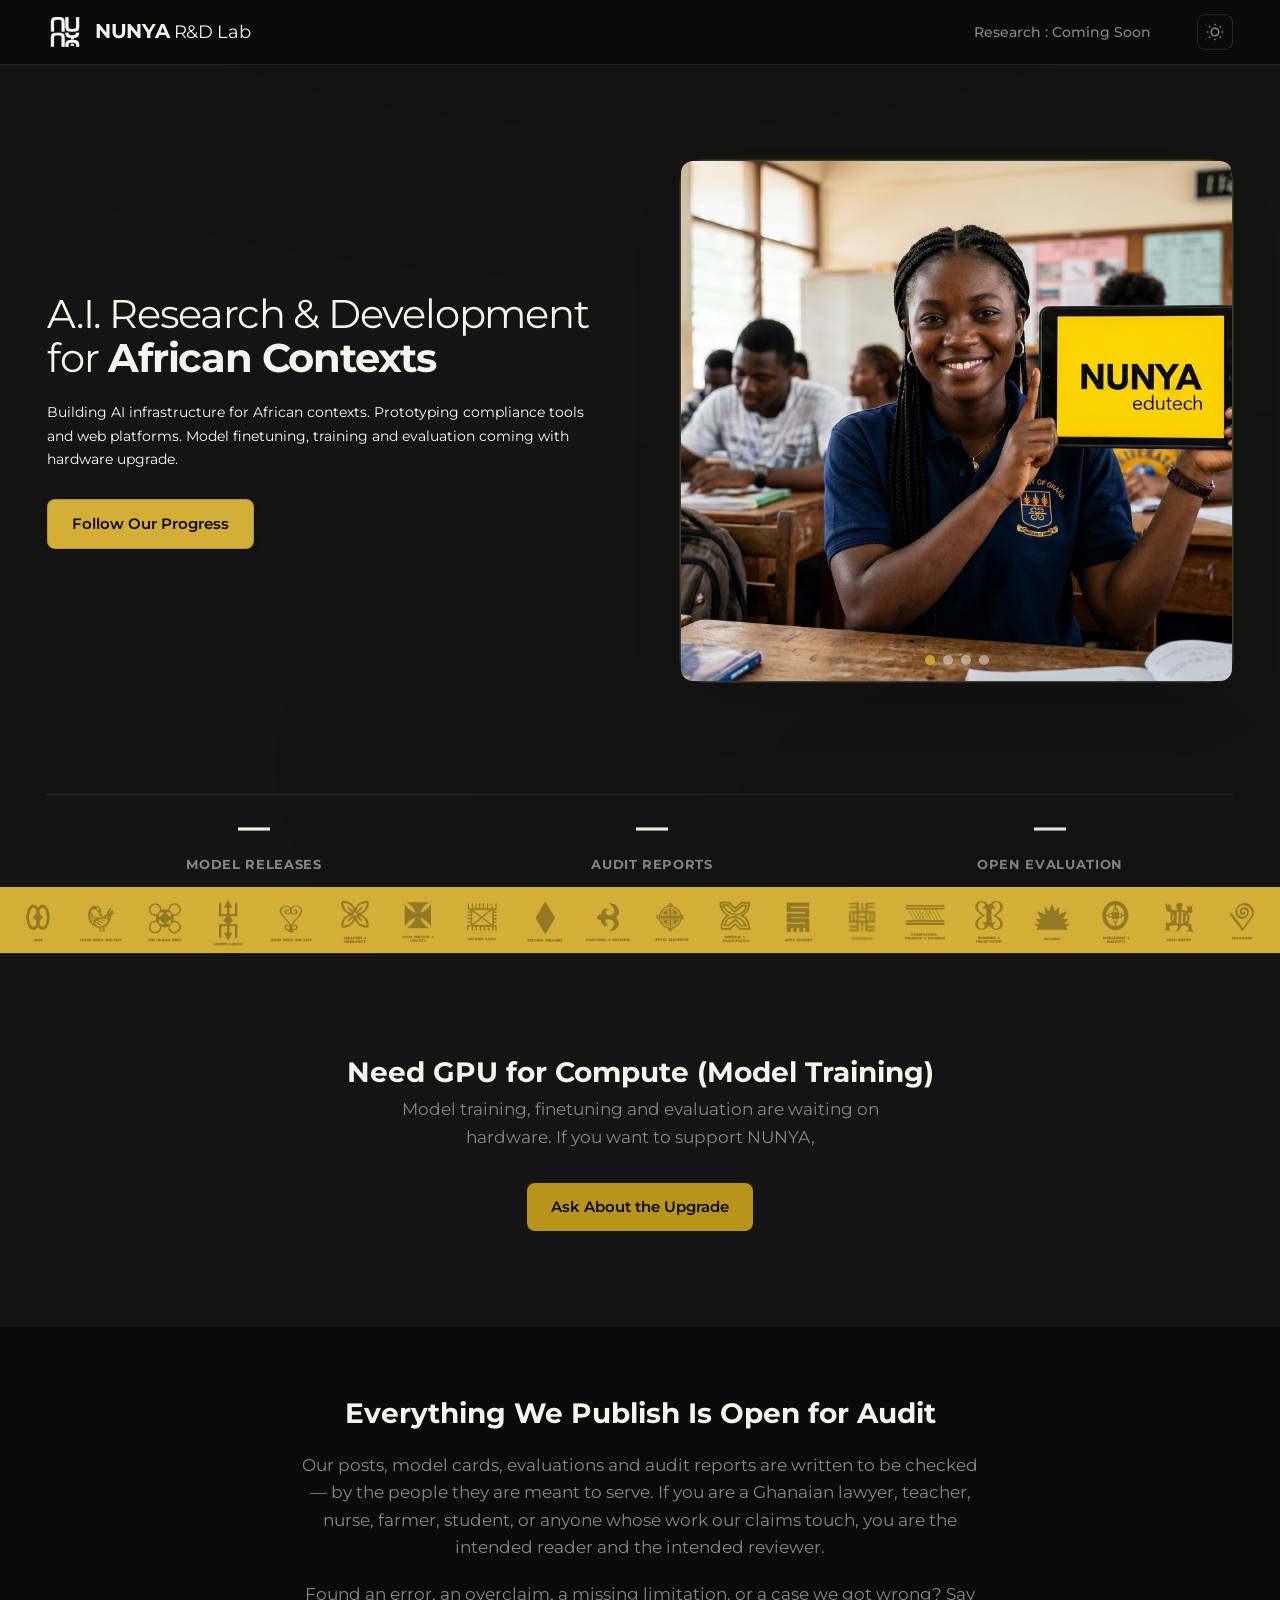
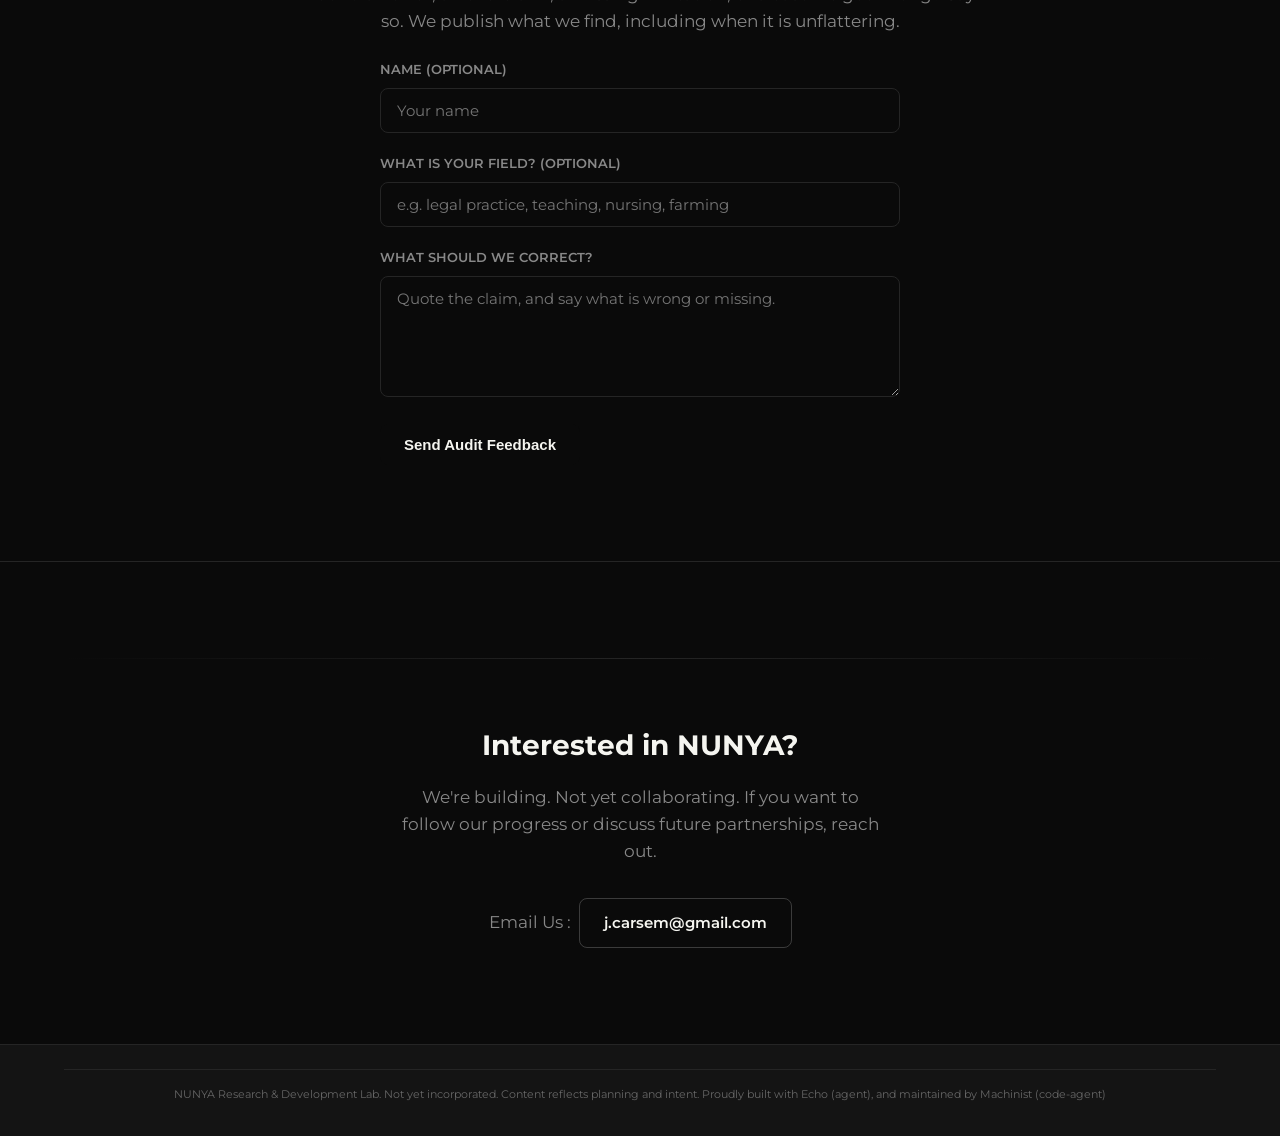
<file: index.html>
<!DOCTYPE html>
<html lang="en" data-theme="dark">
<head>
  <meta charset="UTF-8">
  <meta name="viewport" content="width=device-width, initial-scale=1.0">
  <meta name="description" content="NUNYA R&D Lab - Open-weight AI models trained and evaluated for African contexts. Research lab based in Accra, Ghana.">
  <meta name="keywords" content="AI, machine learning, Africa, Ghana, NLP, open source, research">
  <meta property="og:title" content="NUNYA R&D Lab - AI Research for African Contexts">
  <meta property="og:description" content="Open-weight models trained on African corpora. Full evaluations, audit reports, and limitation disclosures.">
  <meta property="og:type" content="website">
  <meta property="og:url" content="https://nunyalab.ai/">
  <meta property="og:image" content="https://nunyalab.ai/images/og-image.jpg">
  <meta property="og:image:width" content="1200">
  <meta property="og:image:height" content="630">
  <meta property="og:image:alt" content="NUNYA R&amp;D Lab — AI research for African contexts">
  <meta name="twitter:card" content="summary_large_image">
  <meta name="twitter:image" content="https://nunyalab.ai/images/og-image.jpg">

  <title>NUNYA R&D Lab - AI Research for African Contexts</title>
  <link rel="icon" href="favicon.ico" sizes="any">
  <link rel="icon" type="image/png" href="images/nunya-logo-nav.png">
  <link rel="preconnect" href="/">
  <link rel="dns-prefetch" href="/">
  <link rel="stylesheet" href="css/nunya.min.css?v=8">
  <link rel="stylesheet" href="fonts/google-fonts.css" media="print" onload="this.media='all'">
  <noscript><link rel="stylesheet" href="fonts/google-fonts.css"></noscript>
  <link rel="preload" href="images/NUNYA-education.jpg" as="image" fetchpriority="high">
  <link rel="preload" href="fonts/montserrat-400.ttf" as="font" type="font/ttf" crossorigin>
  <link rel="preload" href="fonts/montserrat-700.ttf" as="font" type="font/ttf" crossorigin>

  <script>
    if ('serviceWorker' in navigator) {
      window.addEventListener('load', () => {
        navigator.serviceWorker.register('/js/sw.js');
      });
    }
  </script>
</head>
<body class="homepage">

  <!-- Navigation -->
  <nav class="navbar" id="navbar">
    <div class="container nav-container">
      <a href="index.html" class="logo">
        <img src="images/nunya-logo-nav.png" alt="NUNYA" class="logo-mark" width="36" height="36">
        <span class="logo-text"><span class="logo-bold">NUNYA</span> R&D Lab</span>
      </a>

      <ul class="nav-links" id="navLinks">
        <li><a href="index.html">Research : Coming Soon</a></li>
      </ul>
      
      <button class="nav-toggle" id="navToggle" aria-label="Toggle navigation" aria-expanded="false">
        <span></span>
        <span></span>
        <span></span>
      </button>
      
      <button class="theme-toggle" id="themeToggle" aria-label="Toggle dark mode">
        <svg width="20" height="20" viewBox="0 0 24 24" fill="none" stroke="currentColor" stroke-width="2"><circle cx="12" cy="12" r="5"/><path d="M12 1v2m0 18v2M4.22 4.22l1.42 1.42m12.72 12.72 1.42 1.42M1 12h2m18 0h2M4.22 19.78l1.42-1.42m12.72-12.72 1.42-1.42"/></svg>
      </button>
    </div>
  </nav>


  <!-- Hero -->
  <header class="hero">
    <div class="container hero-container">
      <div class="hero-content" data-animate>
        <h1 style="font-size: clamp(1.75rem, 4vw, 2.5rem); text-align: left;"><span class="hero-title-light">A.I. Research &amp; Development for</span> African Contexts</h1>
        <p class="hero-lead">
          Building AI infrastructure for African contexts.
          Prototyping compliance tools and web platforms.
          Model finetuning, training and evaluation coming with hardware upgrade.
        </p>
        <div class="hero-actions">
          <a href="mailto:j.carsem@gmail.com?subject=Following%20NUNYA%20Progress" class="btn btn-primary">Follow Our Progress</a>
        </div>
      </div>

      <div class="hero-slider" data-animate>
        <div class="slider-container">
          <div class="slider-track">
            <img src="images/NUNYA-education.jpg" alt="Education sector" class="slider-image active" fetchpriority="high">
            <img src="images/NUNYA-legal.jpg" alt="Legal sector" class="slider-image" loading="lazy">
            <img src="images/NUNYA-health.jpg" alt="Health sector" class="slider-image" loading="lazy">
            <img src="images/NUNYA-agriculture.jpg" alt="Agriculture sector" class="slider-image" loading="lazy">
          </div>
          <div class="slider-dots">
            <span class="dot active" data-slide="0"></span>
            <span class="dot" data-slide="1"></span>
            <span class="dot" data-slide="2"></span>
            <span class="dot" data-slide="3"></span>
          </div>
        </div>
      </div>

      <div class="hero-stats" data-animate="stagger" style="margin-top: 2rem;">
        <div class="stat">
          <span class="stat-value">—</span>
          <span class="stat-label"><strong>Model Releases</strong></span>
        </div>
        <div class="stat">
          <span class="stat-value">—</span>
          <span class="stat-label"><strong>Audit Reports</strong></span>
        </div>
        <div class="stat">
          <span class="stat-value">—</span>
          <span class="stat-label"><strong>Open Evaluation</strong></span>
        </div>
      </div>
    </div>
  </header>

  <!-- Adinkra Divider -->
  <div class="adinkra-divider"></div>

  <!-- Adinkra Symbols Row -->
  <div class="adinkra-symbols-row">
    <div class="adinkra-symbol-wrap" data-name="Hope" data-meaning=""><img src="images/adinkra-tiles/transparent/02e556640818be90bdd0f69698ea28ce.png" alt="Adinkra symbol" class="adinkra-symbol"></div>
    <div class="adinkra-symbol-wrap" data-name="Learn From The Past" data-meaning=""><img src="images/adinkra-tiles/transparent/08d77f68d8d04a81ed6b02bf7a736323.png" alt="Adinkra symbol" class="adinkra-symbol"></div>
    <div class="adinkra-symbol-wrap" data-name="The Human Spirit" data-meaning=""><img src="images/adinkra-tiles/transparent/0eb0fa2dc3a0d51fc92db8a982e06a26.png" alt="Adinkra symbol" class="adinkra-symbol"></div>
    <div class="adinkra-symbol-wrap" data-name="Understanding" data-meaning=""><img src="images/adinkra-tiles/transparent/173337959b6749f3d2913f6bb842e774.png" alt="Adinkra symbol" class="adinkra-symbol"></div>
    <div class="adinkra-symbol-wrap" data-name="Learn From The Past" data-meaning=""><img src="images/adinkra-tiles/transparent/228196bd9a3e7af18cd067ae004ca2ff.png" alt="Adinkra symbol" class="adinkra-symbol"></div>
    <div class="adinkra-symbol-wrap" data-name="Greatness & Superiority" data-meaning=""><img src="images/adinkra-tiles/transparent/2f28efc49c7893efccc349afd40527c5.png" alt="Adinkra symbol" class="adinkra-symbol"></div>
    <div class="adinkra-symbol-wrap" data-name="Good Fortune & Sanctity" data-meaning=""><img src="images/adinkra-tiles/transparent/384c15c8d5554be21538bcaccf90c4a6.png" alt="Adinkra symbol" class="adinkra-symbol"></div>
    <div class="adinkra-symbol-wrap" data-name="Crossing Paths" data-meaning=""><img src="images/adinkra-tiles/transparent/3b9c396b166988f1cc3e40f679270e7b.png" alt="Adinkra symbol" class="adinkra-symbol"></div>
    <div class="adinkra-symbol-wrap" data-name="Precious Treasure" data-meaning=""><img src="images/adinkra-tiles/transparent/5a11bafbbb6298bb76fe9a38ad6da58f.png" alt="Adinkra symbol" class="adinkra-symbol"></div>
    <div class="adinkra-symbol-wrap" data-name="Nurturing & Discipline" data-meaning=""><img src="images/adinkra-tiles/transparent/60c42ca91e96b6ed7bdd84b1af7824d1.png" alt="Adinkra symbol" class="adinkra-symbol"></div>
    <div class="adinkra-symbol-wrap" data-name="Royal Leadership" data-meaning=""><img src="images/adinkra-tiles/transparent/8692f54736441d5ff80ec350a71cd7a0.png" alt="Adinkra symbol" class="adinkra-symbol"></div>
    <div class="adinkra-symbol-wrap" data-name="Freedom & Emancipation" data-meaning=""><img src="images/adinkra-tiles/transparent/99aed3b911e72c8f067612004cce0dae.png" alt="Adinkra symbol" class="adinkra-symbol"></div>
    <div class="adinkra-symbol-wrap" data-name="Life's Journey" data-meaning=""><img src="images/adinkra-tiles/transparent/c9d4e876ae2ad44487809190d3a2228c.png" alt="Adinkra symbol" class="adinkra-symbol"></div>
    <div class="adinkra-symbol-wrap" data-name="Knowledge" data-meaning=""><img src="images/adinkra-tiles/transparent/ce280fc5bfa4e34eecd992460984754f.png" alt="Adinkra symbol" class="adinkra-symbol"></div>
    <div class="adinkra-symbol-wrap" data-name="Steadfastness, Prudence & Diligence" data-meaning=""><img src="images/adinkra-tiles/transparent/d4c1b3e8870c07f7de12840b4de792d6.png" alt="Adinkra symbol" class="adinkra-symbol"></div>
    <div class="adinkra-symbol-wrap" data-name="Readiness & Steadfastness" data-meaning=""><img src="images/adinkra-tiles/transparent/e30f05331e17295414a99ad3e8c6a654.png" alt="Adinkra symbol" class="adinkra-symbol"></div>
    <div class="adinkra-symbol-wrap" data-name="Progress" data-meaning=""><img src="images/adinkra-tiles/transparent/e6b28d146c5f97d35348e3c0831453c5.png" alt="Adinkra symbol" class="adinkra-symbol"></div>
    <div class="adinkra-symbol-wrap" data-name="Intelligence & Ingenuity" data-meaning=""><img src="images/adinkra-tiles/transparent/e737886c97f64e79105225de9149a960.png" alt="Adinkra symbol" class="adinkra-symbol"></div>
    <div class="adinkra-symbol-wrap" data-name="Adaptability" data-meaning=""><img src="images/adinkra-tiles/transparent/ed65ba71fb84b3ae27f08d3528e12fe7.png" alt="Adinkra symbol" class="adinkra-symbol"></div>
    <div class="adinkra-symbol-wrap" data-name="Teamwork" data-meaning=""><img src="images/adinkra-tiles/transparent/6b0a0c568151b92b1ab44e3b4ab8114b.png" alt="Adinkra symbol" class="adinkra-symbol"></div>
  </div>

  <!-- Hardware Upgrade -->
  <section class="cta hardware-upgrade" data-animate>
    <div class="container">
      <h2>Need GPU for Compute (Model Training)</h2>
      <p>
        Model training, finetuning and evaluation are waiting on hardware. If you want to support NUNYA,
      </p>
      <div class="cta-actions">
        <a href="mailto:j.carsem@gmail.com?subject=Hardware%20Upgrade%20Inquiry" class="btn btn-primary" style="background: var(--gold-dark); color: var(--black);">Ask About the Upgrade</a>
      </div>
    </div>
  </section>

  <!-- Open for Audit -->
  <section class="cta" id="audit">
    <div class="container">
      <h2 style="font-size: 1.75rem;">Everything We Publish Is Open for Audit</h2>
      <p style="max-width: 62ch; margin: 0 auto 1.25rem;">
        Our posts, model cards, evaluations and audit reports are written to be checked &mdash; by the people
        they are meant to serve. If you are a Ghanaian lawyer, teacher, nurse, farmer, student, or anyone
        whose work our claims touch, you are the intended reader and the intended reviewer.
      </p>
      <p style="max-width: 62ch; margin: 0 auto 1.5rem; color: var(--text-secondary);">
        Found an error, an overclaim, a missing limitation, or a case we got wrong? Say so. We publish what
        we find, including when it is unflattering.
      </p>

      <form id="audit-feedback" class="contact-form" style="max-width: 520px; margin: 0 auto; text-align: left;"
            action="mailto:j.carsem@gmail.com?subject=NUNYA%20Audit%20Feedback" method="post" enctype="text/plain">
        <div class="form-group">
          <label for="af-name">Name <span style="color: var(--text-secondary);">(optional)</span></label>
          <input type="text" id="af-name" name="name" placeholder="Your name">
        </div>
        <div class="form-group">
          <label for="af-context">What is your field? <span style="color: var(--text-secondary);">(optional)</span></label>
          <input type="text" id="af-context" name="context" placeholder="e.g. legal practice, teaching, nursing, farming">
        </div>
        <div class="form-group">
          <label for="af-message">What should we correct?</label>
          <textarea id="af-message" name="message" rows="5" required
                    placeholder="Quote the claim, and say what is wrong or missing."></textarea>
        </div>
        <button type="submit" class="btn btn-primary">Send Audit Feedback</button>
        <p id="af-fallback" style="display:none; margin-top: 1rem; color: var(--text-secondary); font-size: 0.9rem;">
          If your mail app did not open, copy this and send it to
          <a href="mailto:j.carsem@gmail.com">j.carsem@gmail.com</a>.
          <textarea id="af-copy" rows="6" readonly style="width:100%; margin-top:0.5rem;"></textarea>
        </p>
      </form>

      <noscript>
        <p style="margin-top: 1rem;">
          Email your finding to <a href="mailto:j.carsem@gmail.com?subject=NUNYA%20Audit%20Feedback">j.carsem@gmail.com</a>.
        </p>
      </noscript>
    </div>
  </section>

  <!-- CTA -->
  <section class="cta">
    <div class="container">
      <h2 style="font-size: 1.75rem;">Interested in NUNYA?</h2>
      <p>We're building. Not yet collaborating. If you want to follow our progress or discuss future partnerships, reach out.</p>
      <div class="cta-actions" style="gap: 0.5rem; align-items: center;">
        <p style="color: var(--text-secondary); margin: 0;">Email Us :</p>
        <a href="mailto:j.carsem@gmail.com" class="btn btn-secondary">j.carsem@gmail.com</a>
      </div>
    </div>
  </section>

  <!-- Footer -->
  <footer class="footer">
    <div class="container">
      <div class="footer-bottom">
        <p>NUNYA Research &amp; Development Lab. Not yet incorporated. Content reflects planning and intent. Proudly built with Echo (agent), and maintained by Machinist (code-agent)</p>
      </div>
    </div>
  </footer>

  <script>
    // Audit feedback: the form posts to the visitor's mail app via mailto.
    // That hand-off cannot be detected, so if nothing appears to happen we
    // reveal a copyable block instead of letting the finding vanish.
    (function () {
      var form = document.getElementById('audit-feedback');
      if (!form) return;
      var fallback = document.getElementById('af-fallback');
      var copy = document.getElementById('af-copy');
      var fields = form.elements;

      form.addEventListener('submit', function () {
        var message = (fields['message'].value || '').trim();
        if (!message) return;
        var name = (fields['name'].value || '').trim();
        var context = (fields['context'].value || '').trim();

        copy.value =
          'NUNYA audit feedback\n\n' +
          'Name: ' + (name || '(not given)') + '\n' +
          'Field: ' + (context || '(not given)') + '\n\n' +
          'Finding:\n' + message + '\n';

        window.setTimeout(function () {
          fallback.style.display = 'block';
        }, 1200);
      });
    })();
  </script>

  <script src="js/nunya.min.js?v=2" defer></script>
</body>
</html>
</file>
<file: fonts/google-fonts.css>
@font-face {
  font-family: 'JetBrains Mono';
  font-style: normal;
  font-weight: 400;
  font-display: swap;
  src: url(jetbrains-mono-400.ttf) format('truetype');
}
@font-face {
  font-family: 'JetBrains Mono';
  font-style: normal;
  font-weight: 500;
  font-display: swap;
  src: url(jetbrains-mono-500.ttf) format('truetype');
}
@font-face {
  font-family: 'Montserrat';
  font-style: normal;
  font-weight: 400;
  font-display: swap;
  src: url(montserrat-400.ttf) format('truetype');
}
@font-face {
  font-family: 'Montserrat';
  font-style: normal;
  font-weight: 500;
  font-display: swap;
  src: url(montserrat-500.ttf) format('truetype');
}
@font-face {
  font-family: 'Montserrat';
  font-style: normal;
  font-weight: 600;
  font-display: swap;
  src: url(montserrat-600.ttf) format('truetype');
}
@font-face {
  font-family: 'Montserrat';
  font-style: normal;
  font-weight: 700;
  font-display: swap;
  src: url(montserrat-700.ttf) format('truetype');
}
</file>
<file: css/nunya.min.css>
/* ───────────────────────────────────────────
   NUNYA Labs — Optimized Styles
   ─────────────────────────────────────────── */

:root {
  --bg-primary:    #0A0A0A;
  --bg-secondary:  #141414;
  --bg-card:       #1A1A1A;
  --text-primary:  #F5F5F0;
  --text-secondary:#888888;
  --text-muted:    #666666;
  --border:        #252525;
  --border-light:  #333333;
  --gold:          #D4AF37;
  --gold-dark:     #B8941D;
  --gold-light:    #E8C84A;
  --accent:        var(--gold);
  --black:         #0A0A0A;
  --white:         #F5F5F0;

  --font-body:  'Montserrat', -apple-system, BlinkMacSystemFont, sans-serif;
  --font-mono:  'JetBrains Mono', 'SF Mono', Consolas, monospace;

  --container:  1200px;
  --container-pad: 1.5rem;
  --radius-sm:  6px;
  --radius-md:  8px;
  --radius-lg:  12px;
  --transition: all 0.2s ease;
}

[data-theme="light"] {
  --bg-primary:    #FAFAF8;
  --bg-secondary:  #F0F0EE;
  --bg-card:       #FFFFFF;
  --text-primary:  #1A1A1A;
  --text-secondary:#555555;
  --text-muted:    #888888;
  --border:        #E0E0DC;
  --border-light:  #CCCCCC;
}

html[data-theme] {
  transition: background-color 0.2s ease, color 0.2s ease;
}

*, *::before, *::after {
  margin: 0;
  padding: 0;
  box-sizing: border-box;
}

html {
  scroll-behavior: smooth;
  scroll-padding-top: 80px;
  font-size: 16px;
  overflow-x: hidden;
}

body {
  overflow-x: hidden;
  font-family: var(--font-body);
  background: var(--bg-primary);
  color: var(--text-primary);
  line-height: 1.6;
  -webkit-font-smoothing: antialiased;
}

img {
  max-width: 100%;
  height: auto;
  display: block;
}

a {
  color: var(--accent);
  text-decoration: none;
  transition: var(--transition);
}

a:hover {
  color: var(--gold-light);
}

.container {
  max-width: var(--container);
  margin: 0 auto;
  padding: 0 var(--container-pad);
}

/* ─── Navigation ────────────────────────── */
.navbar {
  position: fixed;
  top: 0;
  left: 0;
  right: 0;
  z-index: 1000;
  background: color-mix(in srgb, var(--bg-primary) 90%, transparent);
  backdrop-filter: blur(12px);
  border-bottom: 1px solid var(--border);
}

.nav-container {
  display: flex;
  align-items: center;
  justify-content: space-between;
  height: 64px;
  max-width: 1250px;
  margin: 0 auto;
  padding: 0 2rem;
}

.logo {
  display: flex;
  align-items: center;
  gap: 0.75rem;
  color: var(--text-primary);
  font-weight: 400;
  font-size: 1.125rem;
  letter-spacing: -0.02em;
}

.logo-mark {
  width: 36px;
  height: 36px;
  object-fit: contain;
  border-radius: var(--radius-sm);
  display: block;
}

.logo-bold {
  font-weight: 700;
  font-size: 1.1em;
}

.logo:hover {
  color: var(--text-primary);
}

.nav-links {
  display: flex;
  align-items: center;
  gap: 0.25rem;
  list-style: none;
  margin-left: auto;
  margin-right: 2rem;
}

.nav-links a {
  position: relative;
  color: var(--text-secondary);
  padding: 0.5rem 0.875rem;
  border-radius: var(--radius-sm);
  font-size: 0.875rem;
  font-weight: 500;
}

.nav-links a:hover {
  color: var(--text-primary);
  background: var(--bg-card);
}

.nav-links a.nav-active {
  color: var(--accent) !important;
  font-weight: 700;
  text-decoration: underline;
  text-decoration-color: var(--accent);
  text-decoration-thickness: 2px;
  text-underline-offset: 4px;
}

.nav-cta {
  background: var(--accent) !important;
  color: var(--black) !important;
  font-weight: 600 !important;
}

.nav-cta:hover {
  background: var(--gold-light) !important;
  color: var(--black) !important;
}

.nav-toggle {
  display: none;
  flex-direction: column;
  gap: 4px;
  background: none;
  border: none;
  cursor: pointer;
  padding: 0.5rem;
}

.nav-toggle span {
  display: block;
  width: 24px;
  height: 2px;
  background: var(--text-primary);
  transition: var(--transition);
}

/* ─── Theme Toggle ──────────────────────── */
.theme-toggle {
  background: transparent;
  border: 1px solid var(--border);
  border-radius: var(--radius-md);
  padding: 0.5rem;
  cursor: pointer;
  color: var(--text-secondary);
  transition: var(--transition);
  display: flex;
  align-items: center;
  justify-content: center;
}

.theme-toggle:hover {
  border-color: var(--accent);
  color: var(--accent);
}

.theme-toggle svg {
  width: 18px;
  height: 18px;
}

.theme-toggle .sun-icon,
.theme-toggle .moon-icon {
  display: none;
}

[data-theme="dark"] .theme-toggle .sun-icon,
[data-theme="light"] .theme-toggle .moon-icon {
  display: block;
}

/* ─── Hero ──────────────────────────────── */
.hero {
  padding: 10rem 0 5rem;
  min-height: 90vh;
  display: flex;
  flex-direction: column;
  justify-content: center;
  align-items: center;
  position: relative;
  background: var(--accent);
}

.hero::before {
  content: '';
  position: absolute;
  top: 0;
  left: 0;
  right: 0;
  bottom: 0;
  pointer-events: none;
  z-index: 1;
}

.hero::after {
  content: '';
  position: absolute;
  top: 0;
  left: 0;
  right: 0;
  bottom: 0;
  background: 
    radial-gradient(ellipse 80% 50% at 50% -20%, rgba(0,0,0,0.15), transparent),
    radial-gradient(ellipse 60% 40% at 80% 80%, rgba(0,0,0,0.08), transparent);
  pointer-events: none;
  z-index: 2;
}

.hero-center {
  display: flex;
  flex-direction: column;
  justify-content: center;
  align-items: center;
  padding: 0;
}

.hero-center .hero-content {
  display: flex;
  flex-direction: column;
  justify-content: center;
  align-items: center;
  min-height: 40vh;
  padding: 2rem 0;
  gap: 1.5rem;
}

.hero h1 {
  font-size: clamp(2rem, 5vw, 3.2rem);
  font-weight: 700;
  line-height: 1.1;
  letter-spacing: -0.03em;
  margin-bottom: 1.3rem;
  color: var(--text-primary);
  text-align: center;
}

.hero-title-light {
  font-weight: 400;
}

.hero-subtitle {
  font-weight: 400;
}

.hero-lead {
  font-size: 0.875rem;
  color: #333333;
  line-height: 1.7;
  margin-bottom: 1.7rem;
  max-width: 560px;
  margin-left: auto;
  margin-right: auto;
  text-align: center;
}

[data-theme="dark"] .hero-lead {
  color: #ffffff;
}

.hero-actions {
  display: flex;
  gap: 1rem;
  flex-wrap: wrap;
}

/* ─── Buttons ───────────────────────────── */
.btn {
  display: inline-flex;
  align-items: center;
  justify-content: center;
  padding: 0.75rem 1.5rem;
  border-radius: var(--radius-md);
  font-size: 0.9375rem;
  font-weight: 600;
  transition: var(--transition);
  cursor: pointer;
  border: none;
}

.btn-primary {
  background: var(--black);
  color: var(--white);
}

.btn-primary:hover {
  background: #333;
  color: var(--white);
}

.btn-secondary {
  background: transparent;
  color: var(--black);
  border: 1px solid rgba(0,0,0,0.3);
}

.btn-secondary:hover {
  border-color: var(--black);
  color: var(--black);
}

/* Hero button overrides for dark background */
.hero .btn-primary {
  background: var(--black);
  color: var(--white);
  border: 1px solid rgba(0,0,0,0.15);
  box-shadow: 0 2px 8px rgba(0,0,0,0.1);
}

.hero .btn-secondary {
  background: transparent;
  color: var(--black);
  border-color: rgba(0,0,0,0.3);
}

.hero .btn-secondary:hover {
  background: var(--white);
  color: var(--black);
  border-color: rgba(255,255,255,0.5);
}

/* ─── Stats ─────────────────────────────── */
.hero-stats {
  display: grid;
  grid-template-columns: repeat(3, 1fr);
  gap: 2rem;
  margin-top: 4rem;
  padding-top: 2rem;
  border-top: 1px solid rgba(0,0,0,0.15);
  justify-items: start;
}

[data-theme="dark"] .hero-stats {
  border-top-color: rgba(255,255,255,0.1);
}

.stat {
  text-align: center;
}

.stat-value {
  display: block;
  font-size: 2rem;
  font-weight: 700;
  color: var(--black);
  line-height: 1;
  margin-bottom: 0.5rem;
}

.stat-label {
  font-size: 0.8125rem;
  color: rgba(0,0,0,0.6);
  text-transform: uppercase;
  letter-spacing: 0.05em;
}

/* ─── Mission ───────────────────────────── */
.mission {
  padding: 6rem 0;
  background: var(--bg-secondary);
  border-top: 1px solid var(--border);
  border-bottom: 1px solid var(--border);
}

.mission-content {
  max-width: 640px;
}

.mission h2 {
  font-size: clamp(1.5rem, 3vw, 2rem);
  font-weight: 700;
  line-height: 1.3;
  margin-bottom: 1.25rem;
}

.mission p {
  font-size: 1.0625rem;
  color: var(--text-secondary);
  line-height: 1.7;
}

/* ─── Work Section ──────────────────────── */
.work {
  padding: 6rem 0;
}

.section-title {
  font-size: clamp(1.5rem, 3vw, 2rem);
  font-weight: 700;
  margin-bottom: 3rem;
  text-align: center;
}

.work-grid {
  display: grid;
  grid-template-columns: repeat(auto-fit, minmax(260px, 1fr));
  gap: 1.5rem;
}

.work-card {
  background: var(--bg-card);
  border: 1px solid var(--border);
  border-radius: var(--radius-lg);
  padding: 2rem;
  transition: var(--transition);
}

.work-card:hover {
  border-color: var(--border-light);
  transform: translateY(-2px);
}

.work-icon {
  font-size: 1.5rem;
  margin-bottom: 1rem;
}

.work-card h3 {
  font-size: 1.125rem;
  font-weight: 600;
  margin-bottom: 0.75rem;
}

.work-card p {
  font-size: 0.9375rem;
  color: var(--text-secondary);
  line-height: 1.6;
  margin-bottom: 1rem;
}

.work-link {
  font-size: 0.875rem;
  font-weight: 600;
}

/* ─── Featured Models ───────────────────── */
.featured {
  padding: 6rem 0;
  background: var(--bg-secondary);
  border-top: 1px solid var(--border);
}

.section-header {
  display: flex;
  justify-content: space-between;
  align-items: baseline;
  margin-bottom: 2.5rem;
}

.section-header .section-title {
  margin-bottom: 0;
  text-align: left;
}

.section-link {
  font-size: 0.875rem;
  font-weight: 600;
}

.model-cards {
  display: grid;
  grid-template-columns: repeat(auto-fit, minmax(320px, 1fr));
  gap: 1.5rem;
}

.model-card {
  background: var(--bg-card);
  border: 1px solid var(--border);
  border-radius: var(--radius-lg);
  padding: 1.5rem;
  transition: var(--transition);
}

.model-card:hover {
  border-color: var(--gold-dark);
}

.model-header {
  display: flex;
  justify-content: space-between;
  align-items: center;
  margin-bottom: 1rem;
}

.model-badge {
  font-size: 0.6875rem;
  font-weight: 700;
  text-transform: uppercase;
  letter-spacing: 0.06em;
  padding: 0.25rem 0.625rem;
  border-radius: var(--radius-sm);
}

.model-badge.legal { background: rgba(212, 175, 55, 0.15); color: var(--gold); }
.model-badge.clinical { background: rgba(59, 130, 246, 0.15); color: #60A5FA; }
.model-badge.multilingual { background: rgba(168, 85, 247, 0.15); color: #C084FC; }

.model-version {
  font-family: var(--font-mono);
  font-size: 0.75rem;
  color: var(--text-muted);
}

.model-card h3 {
  font-size: 1.125rem;
  font-weight: 600;
  margin-bottom: 0.5rem;
}

.model-desc {
  font-size: 0.9375rem;
  color: var(--text-secondary);
  line-height: 1.6;
  margin-bottom: 1rem;
}

.model-meta {
  display: flex;
  flex-wrap: wrap;
  gap: 0.5rem;
  margin-bottom: 1rem;
}

.model-meta span {
  font-size: 0.75rem;
  color: var(--text-muted);
  background: var(--bg-primary);
  padding: 0.25rem 0.5rem;
  border-radius: var(--radius-sm);
}

.model-link {
  font-size: 0.875rem;
  font-weight: 600;
}

/* ─── Transparency ──────────────────────── */
.transparency {
  padding: 6rem 0;
}

.transparency-grid {
  display: grid;
  grid-template-columns: repeat(auto-fit, minmax(260px, 1fr));
  gap: 2rem;
  margin-bottom: 3rem;
}

.transparency-item h3 {
  font-size: 1.0625rem;
  font-weight: 600;
  margin-bottom: 0.75rem;
}

.transparency-item p {
  font-size: 0.9375rem;
  color: var(--text-secondary);
  line-height: 1.6;
}

.transparency-cta {
  text-align: center;
}

/* ─── Updates ───────────────────────────── */
.updates {
  padding: 6rem 0;
  background: var(--bg-secondary);
  border-top: 1px solid var(--border);
}

.updates-list {
  display: flex;
  flex-direction: column;
  gap: 2rem;
}

.update-item {
  padding-bottom: 2rem;
  border-bottom: 1px solid var(--border);
}

.update-item:last-child {
  border-bottom: none;
  padding-bottom: 0;
}

.update-date {
  display: block;
  font-family: var(--font-mono);
  font-size: 0.75rem;
  color: var(--accent);
  text-transform: uppercase;
  letter-spacing: 0.05em;
  margin-bottom: 0.5rem;
}

.update-item h3 {
  font-size: 1.125rem;
  font-weight: 600;
  margin-bottom: 0.5rem;
}

.update-item p {
  font-size: 0.9375rem;
  color: var(--text-secondary);
  line-height: 1.6;
  margin-bottom: 0.75rem;
}

.update-item a {
  font-size: 0.875rem;
  font-weight: 600;
}

/* Hardware section — light grey in light mode, dark in dark mode */
.hardware-upgrade {
  background: #C0C0C0;
  padding: 0.5rem 0;
}

.hardware-upgrade h2,
.cta.hardware-upgrade h2 {
  color: #1a1a1a;
  font-size: 1.75rem;
  margin-bottom: 0.1rem;
}

.hardware-upgrade p {
  color: #333333;
  margin-bottom: 0.25rem;
  font-size: 0.875rem;
}

[data-theme="dark"] .hardware-upgrade {
  background: var(--bg-secondary);
}

[data-theme="dark"] .hardware-upgrade h2 {
  color: var(--text-primary);
}

[data-theme="dark"] .hardware-upgrade p {
  color: var(--text-secondary);
}

/* Remove border when hardware-upgrade is followed by another cta */
.hardware-upgrade + .cta {
  border-top: none;
  padding-top: 0;
  background: #D1CBC1;
}

[data-theme="dark"] .hardware-upgrade + .cta {
  background: var(--bg-primary);
}

/* ─── CTA ───────────────────────────────── */
.cta {
  padding: 6rem 0;
  text-align: center;
  border-top: 1px solid var(--border);
}

.cta h2 {
  font-size: clamp(1.5rem, 3vw, 2.25rem);
  font-weight: 700;
  margin-bottom: 1rem;
}

.cta p {
  font-size: 1.0625rem;
  color: var(--text-secondary);
  max-width: 480px;
  margin: 0 auto 2rem;
}

.cta-actions {
  display: flex;
  gap: 1rem;
  justify-content: center;
  flex-wrap: wrap;
}

/* ─── Footer ────────────────────────────── */
.footer {
  padding: 1.5rem 0 1rem;
  background: var(--bg-secondary);
  border-top: 1px solid var(--border);
}

.footer-grid {
  display: grid;
  grid-template-columns: 2fr repeat(3, 1fr);
  gap: 2rem;
  margin-bottom: 1.5rem;
}

.footer-brand {
  display: flex;
  flex-direction: column;
  gap: 0.5rem;
}

.footer-brand .logo {
  color: var(--text-primary);
}

.footer-brand .logo:hover {
  color: var(--text-primary);
}

.footer-brand .logo-mark {
  width: 32px;
  height: 32px;
}

.footer-name {
  font-weight: 400;
  font-size: 1rem;
}

.footer-about {
  font-size: 0.875rem;
  color: var(--text-secondary);
  line-height: 1.6;
  max-width: 280px;
}

.footer-links h4 {
  font-size: 0.8125rem;
  font-weight: 600;
  text-transform: uppercase;
  letter-spacing: 0.05em;
  color: var(--text-primary);
  margin-bottom: 1rem;
}

.footer-links ul {
  list-style: none;
}

.footer-links li {
  margin-bottom: 0.5rem;
}

.footer-links a {
  font-size: 0.875rem;
  color: var(--text-secondary);
}

.footer-links a:hover {
  color: var(--accent);
}

.footer-bottom {
  padding: 1rem 0;
  border-top: 1px solid var(--border);
  text-align: center;
  display: flex;
  align-items: center;
  justify-content: center;
  min-height: 2rem;
}

.footer-bottom p {
  font-size: 0.7rem;
  color: var(--text-muted);
  margin: 0;
}

.footer-build {
  font-size: 0.75rem !important;
  color: var(--text-muted);
  opacity: 0.7;
}

/* ─── Scrollbar ─────────────────────────── */
::-webkit-scrollbar {
  width: 8px;
}

::-webkit-scrollbar-track {
  background: var(--bg-primary);
}

::-webkit-scrollbar-thumb {
  background: var(--border);
  border-radius: 4px;
}

::-webkit-scrollbar-thumb:hover {
  background: var(--border-light);
}

::selection {
  background: rgba(212, 175, 55, 0.3);
  color: var(--text-primary);
}

/* ─── Responsive ────────────────────────── */
@media (max-width: 768px) {
  .nav-links {
    display: none;
    position: absolute;
    top: 64px;
    left: 0;
    right: 0;
    background: var(--bg-secondary);
    flex-direction: column;
    padding: 1rem;
    border-bottom: 1px solid var(--border);
  }

  .nav-links.active {
    display: flex;
  }

  .nav-toggle {
    display: flex;
  }

  .hero {
    padding: 7rem 0 3rem;
  }

  .hero-stats {
    grid-template-columns: repeat(3, 1fr);
    gap: 1rem;
  }

  .stat-value {
    font-size: 1.5rem;
  }

  .work-grid,
  .model-cards,
  .transparency-grid {
    grid-template-columns: 1fr;
  }

  .section-header {
    flex-direction: column;
    gap: 0.5rem;
  }

  .footer-grid {
    grid-template-columns: 1fr 1fr;
  }

  /* Mobile: larger touch targets */
  .btn {
    min-height: 44px;
    padding: 0.875rem 1.5rem;
  }

  /* Mobile: more readable padding for hardware section */
  .hardware-upgrade {
    padding: 1.5rem 0;
  }

  .hardware-upgrade + .cta {
    padding-top: 1.5rem;
  }
}

/* Reduced motion preference */
@media (prefers-reduced-motion: reduce) {
  html {
    scroll-behavior: auto;
  }
  
  .slider-track,
  .slider-image {
    transition: none !important;
  }
}

@media (max-width: 480px) {
  .hero-stats {
    grid-template-columns: 1fr;
    text-align: center;
  }

  .hero-actions,
  .cta-actions {
    flex-direction: column;
  }

  .btn {
    width: 100%;
  }

  .footer-grid {
    grid-template-columns: 1fr;
  }
}

/* ─── Page Header ───────────────────────── */
.page-header {
  padding: 8rem 0 4rem;
  background: var(--bg-secondary);
  border-bottom: 1px solid var(--border);
}

.page-label {
  color: var(--accent);
  font-size: 0.8125rem;
  font-weight: 600;
  text-transform: uppercase;
  letter-spacing: 0.08em;
  margin-bottom: 1rem;
}

.page-header h1 {
  font-size: clamp(2rem, 5vw, 3rem);
  font-weight: 700;
  line-height: 1.15;
  margin-bottom: 1rem;
  max-width: 640px;
}

.page-lead {
  font-size: 1.0625rem;
  color: var(--text-secondary);
  line-height: 1.7;
  max-width: 560px;
}

/* ─── Models Page ───────────────────────── */
.filter-bar {
  background: var(--bg-card);
  border-bottom: 1px solid var(--border);
  padding: 1rem 0;
}

.filter-tabs {
  display: flex;
  gap: 0.5rem;
  flex-wrap: wrap;
}

.filter-tab {
  padding: 0.5rem 1rem;
  background: transparent;
  border: 1px solid var(--border);
  border-radius: var(--radius-md);
  color: var(--text-secondary);
  font-size: 0.875rem;
  font-weight: 500;
  cursor: pointer;
}

.filter-tab.active {
  background: var(--accent);
  color: var(--black);
  border-color: var(--accent);
}

.model-list {
  padding: 2rem 0 4rem;
}

.model-grid {
  display: flex;
  flex-direction: column;
  gap: 1.5rem;
}

.model-detail {
  background: var(--bg-card);
  border: 1px solid var(--border);
  border-radius: var(--radius-lg);
  padding: 2rem;
}

.model-detail-header {
  margin-bottom: 1.5rem;
}

.model-detail-meta {
  display: flex;
  gap: 0.75rem;
  margin-bottom: 1rem;
}

.model-status {
  font-size: 0.6875rem;
  font-weight: 700;
  text-transform: uppercase;
  padding: 0.25rem 0.625rem;
  border-radius: var(--radius-sm);
}

.model-status.stable { background: rgba(34,197,94,0.15); color: #4ADE80; }
.model-status.beta { background: rgba(234,179,8,0.15); color: #FACC15; }
.model-status.research { background: rgba(59,130,246,0.15); color: #60A5FA; }
.model-status.dev { background: rgba(168,85,247,0.15); color: #C084FC; }

.model-detail h2 {
  font-size: 1.5rem;
  font-weight: 700;
  margin-bottom: 0.5rem;
}

.model-detail-desc {
  font-size: 1rem;
  color: var(--text-secondary);
  line-height: 1.6;
}

.model-detail-body {
  display: grid;
  grid-template-columns: repeat(auto-fit, minmax(200px, 1fr));
  gap: 1.5rem;
  margin-bottom: 1.5rem;
  padding-top: 1.5rem;
  border-top: 1px solid var(--border);
}

.model-detail-col h4 {
  font-size: 0.8125rem;
  font-weight: 600;
  text-transform: uppercase;
  color: var(--text-muted);
  margin-bottom: 0.75rem;
}

.model-detail-col ul {
  list-style: none;
}

.model-detail-col li {
  font-size: 0.875rem;
  color: var(--text-secondary);
  padding: 0.25rem 0;
  padding-left: 1rem;
  position: relative;
}

.model-detail-col li::before {
  content: '›';
  position: absolute;
  left: 0;
  color: var(--accent);
}

.model-detail-footer {
  display: flex;
  justify-content: space-between;
  align-items: center;
  flex-wrap: wrap;
  gap: 1rem;
  padding-top: 1.5rem;
  border-top: 1px solid var(--border);
}

.model-metrics {
  display: flex;
  gap: 2rem;
  flex-wrap: wrap;
}

.metric {
  display: flex;
  flex-direction: column;
}

.metric-value {
  font-family: var(--font-mono);
  font-size: 1.25rem;
  font-weight: 700;
  color: var(--accent);
}

.metric-label {
  font-size: 0.6875rem;
  color: var(--text-muted);
  text-transform: uppercase;
}

.model-actions {
  display: flex;
  gap: 0.75rem;
}

.methodology {
  padding: 4rem 0;
  background: var(--bg-secondary);
  border-top: 1px solid var(--border);
}

.method-grid {
  display: grid;
  grid-template-columns: repeat(auto-fit, minmax(260px, 1fr));
  gap: 2rem;
}

.method-item h3 {
  font-size: 1.0625rem;
  font-weight: 600;
  margin-bottom: 0.75rem;
}

.method-item p {
  font-size: 0.9375rem;
  color: var(--text-secondary);
  line-height: 1.6;
}

/* ─── Audits Page ───────────────────────── */
.audit-summary {
  padding: 3rem 0;
  background: var(--bg-secondary);
  border-bottom: 1px solid var(--border);
}

.summary-grid {
  display: grid;
  grid-template-columns: repeat(auto-fit, minmax(200px, 1fr));
  gap: 2rem;
}

.summary-stat {
  text-align: center;
}

.summary-value {
  display: block;
  font-size: 2.5rem;
  font-weight: 700;
  color: var(--accent);
}

.summary-label {
  font-size: 0.8125rem;
  color: var(--text-secondary);
  text-transform: uppercase;
}

.audit-list {
  padding: 4rem 0;
}

.audit-grid {
  display: flex;
  flex-direction: column;
  gap: 1.5rem;
}

.audit-card {
  background: var(--bg-card);
  border: 1px solid var(--border);
  border-radius: var(--radius-lg);
  padding: 2rem;
}

.audit-header {
  margin-bottom: 1.5rem;
}

.audit-meta {
  display: flex;
  gap: 0.75rem;
  margin-bottom: 0.75rem;
}

.audit-badge {
  font-size: 0.6875rem;
  font-weight: 700;
  text-transform: uppercase;
  padding: 0.25rem 0.625rem;
  border-radius: var(--radius-sm);
}

.audit-badge.baseline { background: rgba(59,130,246,0.15); color: #60A5FA; }
.audit-badge.training { background: rgba(234,179,8,0.15); color: #FACC15; }
.audit-badge.eval { background: rgba(168,85,247,0.15); color: #C084FC; }
.audit-badge.security { background: rgba(34,197,94,0.15); color: #4ADE80; }

.audit-date {
  font-family: var(--font-mono);
  font-size: 0.75rem;
  color: var(--text-muted);
}

.audit-header h3 {
  font-size: 1.25rem;
  font-weight: 700;
}

.audit-body p {
  font-size: 0.9375rem;
  color: var(--text-secondary);
  margin-bottom: 1.25rem;
}

.audit-results {
  display: grid;
  grid-template-columns: repeat(auto-fit, minmax(120px, 1fr));
  gap: 1rem;
  margin-bottom: 1.25rem;
  padding: 1rem;
  background: var(--bg-primary);
  border-radius: var(--radius-md);
}

.result-item {
  display: flex;
  flex-direction: column;
  gap: 0.25rem;
}

.result-label {
  font-size: 0.6875rem;
  color: var(--text-muted);
  text-transform: uppercase;
}

.result-value {
  font-family: var(--font-mono);
  font-size: 1rem;
  font-weight: 600;
}

.result-value.ok { color: #4ADE80; }
.result-value.warn { color: #FACC15; }
.result-value.bad { color: #F87171; }

.audit-findings h4 {
  font-size: 0.8125rem;
  font-weight: 600;
  text-transform: uppercase;
  color: var(--text-muted);
  margin-bottom: 0.75rem;
}

.audit-findings ul {
  list-style: none;
}

.audit-findings li {
  font-size: 0.875rem;
  color: var(--text-secondary);
  padding: 0.375rem 0;
  padding-left: 1rem;
  position: relative;
}

.audit-findings li::before {
  content: '›';
  position: absolute;
  left: 0;
  color: var(--accent);
}

.audit-footer {
  margin-top: 1.5rem;
  padding-top: 1.25rem;
  border-top: 1px solid var(--border);
}

.process {
  padding: 4rem 0;
  background: var(--bg-secondary);
  border-top: 1px solid var(--border);
}

.process-grid {
  display: grid;
  grid-template-columns: repeat(auto-fit, minmax(200px, 1fr));
  gap: 2rem;
}

.process-step {
  position: relative;
}

.step-number {
  display: block;
  font-family: var(--font-mono);
  font-size: 0.75rem;
  font-weight: 700;
  color: var(--accent);
  margin-bottom: 0.75rem;
  letter-spacing: 0.05em;
}

.process-step h3 {
  font-size: 1.0625rem;
  font-weight: 600;
  margin-bottom: 0.5rem;
}

.process-step p {
  font-size: 0.9375rem;
  color: var(--text-secondary);
  line-height: 1.6;
}

/* ─── Docs Page ─────────────────────────── */
.docs-nav {
  padding: 1rem 0;
  background: var(--bg-card);
  border-bottom: 1px solid var(--border);
}

.docs-tabs {
  display: flex;
  gap: 0.5rem;
  flex-wrap: wrap;
}

.docs-tab {
  padding: 0.5rem 1rem;
  background: transparent;
  border: 1px solid var(--border);
  border-radius: var(--radius-md);
  color: var(--text-secondary);
  font-size: 0.875rem;
  font-weight: 500;
  cursor: pointer;
}

.docs-tab.active {
  background: var(--accent);
  color: var(--black);
  border-color: var(--accent);
}

.docs-content {
  padding: 3rem 0 4rem;
}

.docs-grid {
  display: grid;
  grid-template-columns: 220px 1fr;
  gap: 3rem;
}

.docs-sidebar {
  position: sticky;
  top: 140px;
  align-self: start;
}

.docs-sidebar h4 {
  font-size: 0.8125rem;
  font-weight: 600;
  text-transform: uppercase;
  color: var(--text-muted);
  margin-bottom: 1rem;
}

.docs-sidebar ul {
  list-style: none;
}

.docs-sidebar li {
  margin-bottom: 0.25rem;
}

.docs-link {
  display: block;
  padding: 0.375rem 0.75rem;
  font-size: 0.875rem;
  color: var(--text-secondary);
  border-radius: var(--radius-sm);
}

.docs-link:hover, .docs-link.active {
  color: var(--text-primary);
  background: var(--bg-card);
}

.docs-main h2 {
  font-size: 1.5rem;
  font-weight: 700;
  margin-bottom: 1rem;
}

.docs-main p {
  font-size: 1rem;
  color: var(--text-secondary);
  line-height: 1.7;
  margin-bottom: 1.5rem;
}

.doc-cards {
  display: grid;
  grid-template-columns: repeat(auto-fit, minmax(260px, 1fr));
  gap: 1rem;
  margin-bottom: 2rem;
}

.doc-card {
  display: block;
  padding: 1.5rem;
  background: var(--bg-card);
  border: 1px solid var(--border);
  border-radius: var(--radius-lg);
  transition: var(--transition);
}

.doc-card:hover {
  border-color: var(--accent);
}

.doc-card h3 {
  font-size: 1.0625rem;
  font-weight: 600;
  margin-bottom: 0.5rem;
  color: var(--text-primary);
}

.doc-card p {
  font-size: 0.875rem;
  margin-bottom: 0;
}

.docs-table {
  width: 100%;
  border-collapse: collapse;
  margin-bottom: 2rem;
}

.docs-table th, .docs-table td {
  padding: 0.75rem 1rem;
  text-align: left;
  font-size: 0.875rem;
  border-bottom: 1px solid var(--border);
}

.docs-table th {
  font-weight: 600;
  color: var(--text-muted);
  text-transform: uppercase;
  font-size: 0.6875rem;
}

.docs-table td {
  color: var(--text-secondary);
}

.code-block {
  background: var(--black);
  border: 1px solid var(--border);
  border-radius: var(--radius-lg);
  overflow: visible;
  margin-bottom: 2rem;
}

.code-header {
  display: flex;
  justify-content: space-between;
  align-items: center;
  padding: 0.625rem 1rem;
  background: var(--gray-800);
  border-bottom: 1px solid var(--border);
}

.code-header span {
  font-size: 0.75rem;
  color: var(--text-muted);
  text-transform: uppercase;
}

.copy-btn {
  padding: 0.25rem 0.75rem;
  background: transparent;
  border: 1px solid var(--border);
  border-radius: var(--radius-sm);
  color: var(--text-secondary);
  font-size: 0.6875rem;
  cursor: pointer;
}

.code-block pre {
  padding: 1rem;
  overflow-x: auto;
  margin: 0;
}

.code-block code {
  font-family: var(--font-mono);
  font-size: 0.8125rem;
  color: var(--text-primary);
  line-height: 1.6;
}

/* ─── Ethics Page ───────────────────────── */
.ethics-principles {
  padding: 4rem 0;
  background: var(--bg-secondary);
}

.principles-grid {
  display: grid;
  grid-template-columns: repeat(auto-fit, minmax(300px, 1fr));
  gap: 2rem;
}

.principle {
  padding: 1.5rem;
  border: 1px solid var(--border);
  border-radius: var(--radius-lg);
  background: var(--bg-card);
}

.principle-number {
  display: block;
  font-family: var(--font-mono);
  font-size: 0.75rem;
  font-weight: 700;
  color: var(--accent);
  margin-bottom: 0.75rem;
}

.principle h3 {
  font-size: 1.0625rem;
  font-weight: 600;
  margin-bottom: 0.5rem;
}

.principle p {
  font-size: 0.9375rem;
  color: var(--text-secondary);
  line-height: 1.6;
}

.ethics-governance {
  padding: 4rem 0;
}

.governance-content p {
  font-size: 1.0625rem;
  color: var(--text-secondary);
  line-height: 1.7;
  margin-bottom: 1.5rem;
}

.governance-list {
  list-style: none;
  margin-bottom: 1.5rem;
}

.governance-list li {
  font-size: 0.9375rem;
  color: var(--text-secondary);
  padding: 0.5rem 0;
  padding-left: 1.25rem;
  position: relative;
}

.governance-list li::before {
  content: '•';
  position: absolute;
  left: 0;
  color: var(--accent);
}

.ethics-limitations {
  padding: 4rem 0;
  background: var(--bg-secondary);
}

.limitations-intro {
  font-size: 1.0625rem;
  color: var(--text-secondary);
  margin-bottom: 2rem;
}

.limitations-grid {
  display: grid;
  grid-template-columns: repeat(auto-fit, minmax(300px, 1fr));
  gap: 1.5rem;
}

.limitation-card {
  padding: 1.5rem;
  border: 1px solid var(--border);
  border-radius: var(--radius-lg);
  background: var(--bg-card);
}

.limitation-card h3 {
  font-size: 1rem;
  font-weight: 600;
  margin-bottom: 0.75rem;
}

.limitation-card p {
  font-size: 0.9375rem;
  color: var(--text-secondary);
  line-height: 1.6;
}

.ethics-reporting {
  padding: 4rem 0;
  text-align: center;
}

.ethics-reporting p {
  font-size: 1.0625rem;
  color: var(--text-secondary);
  max-width: 480px;
  margin: 0 auto 1.5rem;
}

/* ─── About Page ────────────────────────── */
.about-mission,
.about-legal,
.about-values,
.about-timeline {
  padding: 4rem 0;
  border-bottom: 1px solid var(--border);
}

.about-mission h2,
.about-legal h2,
.about-values h2,
.about-timeline h2 {
  font-size: clamp(1.25rem, 3vw, 1.75rem);
  font-weight: 700;
  margin-bottom: 1.25rem;
}

.about-mission p,
.about-legal p {
  font-size: 1.0625rem;
  color: var(--text-secondary);
  line-height: 1.7;
  margin-bottom: 1rem;
  max-width: 640px;
}

.about-legal ul {
  list-style: none;
  margin: 1.5rem 0;
  max-width: 560px;
}

.about-legal li {
  font-size: 0.9375rem;
  color: var(--text-secondary);
  padding: 0.5rem 0;
  padding-left: 1.25rem;
  position: relative;
}

.about-legal li::before {
  content: '•';
  position: absolute;
  left: 0;
  color: var(--accent);
}

.values-grid {
  display: grid;
  grid-template-columns: repeat(auto-fit, minmax(260px, 1fr));
  gap: 1.5rem;
}

.value-card {
  padding: 1.5rem;
  border: 1px solid var(--border);
  border-radius: var(--radius-lg);
  background: var(--bg-card);
}

.value-card h3 {
  font-size: 1.0625rem;
  font-weight: 600;
  margin-bottom: 0.75rem;
}

.value-card p {
  font-size: 0.9375rem;
  color: var(--text-secondary);
  line-height: 1.6;
}

.timeline {
  display: flex;
  flex-direction: column;
  gap: 2rem;
  max-width: 640px;
}

.timeline-item {
  padding-left: 1.5rem;
  border-left: 2px solid var(--border);
  position: relative;
}

.timeline-item::before {
  content: '';
  position: absolute;
  left: -5px;
  top: 0;
  width: 8px;
  height: 8px;
  background: var(--accent);
  border-radius: 50%;
}

.timeline-year {
  display: block;
  font-family: var(--font-mono);
  font-size: 0.75rem;
  font-weight: 700;
  color: var(--accent);
  margin-bottom: 0.5rem;
}

.timeline-item h3 {
  font-size: 1.125rem;
  font-weight: 600;
  margin-bottom: 0.5rem;
}

.timeline-item p {
  font-size: 0.9375rem;
  color: var(--text-secondary);
  line-height: 1.6;
}

.about-cta {
  padding: 4rem 0;
  text-align: center;
}

.about-cta h2 {
  font-size: clamp(1.25rem, 3vw, 1.75rem);
  font-weight: 700;
  margin-bottom: 1rem;
}

.about-cta p {
  font-size: 1.0625rem;
  color: var(--text-secondary);
  max-width: 480px;
  margin: 0 auto 1.5rem;
}

/* ─── Contact Page ──────────────────────── */
.contact {
  padding: 4rem 0;
}

.contact-grid {
  display: grid;
  grid-template-columns: 1fr 1.5fr;
  gap: 3rem;
  align-items: start;
}

.contact-info h2 {
  font-size: 1.5rem;
  font-weight: 700;
  margin-bottom: 1.5rem;
}

.contact-item {
  margin-bottom: 1.5rem;
}

.contact-item h3 {
  font-size: 0.8125rem;
  font-weight: 600;
  text-transform: uppercase;
  color: var(--text-muted);
  margin-bottom: 0.25rem;
}

.contact-item p {
  font-size: 1rem;
  color: var(--text-secondary);
}

.contact-note {
  margin-top: 2rem;
  padding: 1rem;
  background: var(--bg-card);
  border: 1px solid var(--border);
  border-radius: var(--radius-lg);
}

.contact-note p {
  font-size: 0.875rem;
  color: var(--text-secondary);
  margin: 0;
}

.contact-form-wrapper {
  background: var(--bg-card);
  border: 1px solid var(--border);
  border-radius: var(--radius-lg);
  padding: 2rem;
}

.form-group {
  margin-bottom: 1.25rem;
}

.form-group label {
  display: block;
  font-size: 0.8125rem;
  font-weight: 600;
  color: var(--text-secondary);
  margin-bottom: 0.5rem;
  text-transform: uppercase;
}

.form-group input,
.form-group select,
.form-group textarea {
  width: 100%;
  padding: 0.75rem 1rem;
  background: var(--bg-primary);
  border: 1px solid var(--border);
  border-radius: var(--radius-md);
  color: var(--text-primary);
  font-size: 0.9375rem;
  font-family: var(--font-body);
  transition: var(--transition);
}

.form-group input:focus,
.form-group select:focus,
.form-group textarea:focus {
  outline: none;
  border-color: var(--accent);
}

.form-group textarea {
  resize: vertical;
  min-height: 120px;
}

/* FAQ */
.faq {
  padding: 4rem 0;
  background: var(--bg-secondary);
}

.faq-list {
  display: flex;
  flex-direction: column;
  gap: 1rem;
  max-width: 720px;
}

.faq-item {
  background: var(--bg-card);
  border: 1px solid var(--border);
  border-radius: var(--radius-lg);
  padding: 1.25rem;
}

.faq-item summary {
  font-weight: 600;
  font-size: 1rem;
  cursor: pointer;
  list-style: none;
  display: flex;
  justify-content: space-between;
  align-items: center;
}

.faq-item summary::after {
  content: '+';
  font-size: 1.25rem;
  color: var(--accent);
}

.faq-item[open] summary::after {
  content: '−';
}

.faq-item p {
  margin-top: 0.75rem;
  font-size: 0.9375rem;
  color: var(--text-secondary);
  line-height: 1.6;
}

/* ─── Responsive Page Styles ────────────── */
@media (max-width: 768px) {
  .contact-grid {
    grid-template-columns: 1fr;
  }

  .docs-grid {
    grid-template-columns: 1fr;
  }

  .docs-sidebar {
    position: static;
    display: none;
  }

  .contact-form-wrapper {
    padding: 1.5rem;
  }

  .model-detail-footer {
    flex-direction: column;
    align-items: flex-start;
  }

  .model-actions {
    width: 100%;
    flex-direction: column;
  }

  .model-actions .btn {
    width: 100%;
  }
}

/* ═══════════════════════════════════════════
   PILLAR 1 — Micro-interactions
   Feedback that feels alive, not busy
   ═══════════════════════════════════════════ */

/* Button press state */
.btn:active {
  transform: scale(0.97);
  transition: transform 0.1s ease;
}

/* Subtle glow on primary buttons */
.btn-primary {
  box-shadow: 0 0 0 0 rgba(212, 175, 55, 0);
  transition: all 0.3s ease, box-shadow 0.4s ease;
}

.btn-primary:hover {
  box-shadow: 0 4px 24px rgba(212, 175, 55, 0.25), 0 0 60px rgba(212, 175, 55, 0.08);
}

/* Nav links: subtle glow instead of underline */
.nav-links a {
  position: relative;
  transition: color 0.25s ease;
}

.nav-links a::after {
  content: '';
  position: absolute;
  inset: -6px -12px;
  border-radius: 6px;
  background: rgba(212, 175, 55, 0);
  transition: background 0.3s ease;
  z-index: -1;
}

.nav-links a:hover::after {
  background: rgba(212, 175, 55, 0.06);
}

/* Card lift on hover */
.card,
.stat-card,
.value-card,
.principle-card,
.contact-method,
.model-card {
  transition: transform 0.35s cubic-bezier(0.34, 1.56, 0.64, 1),
              box-shadow 0.35s ease;
}

.card:hover,
.stat-card:hover,
.value-card:hover,
.principle-card:hover,
.contact-method:hover,
.model-card:hover {
  transform: translateY(-4px);
  box-shadow: 0 12px 40px rgba(0, 0, 0, 0.15);
}

[data-theme="light"] .card:hover,
[data-theme="light"] .stat-card:hover,
[data-theme="light"] .value-card:hover,
[data-theme="light"] .principle-card:hover,
[data-theme="light"] .contact-method:hover,
[data-theme="light"] .model-card:hover {
  box-shadow: 0 12px 40px rgba(0, 0, 0, 0.08);
}

/* Form input focus ring */
input:focus,
textarea:focus {
  outline: none;
  border-color: var(--gold);
  box-shadow: 0 0 0 3px rgba(212, 175, 55, 0.15);
  transition: border-color 0.2s ease, box-shadow 0.2s ease;
}

/* ═══════════════════════════════════════════
   PILLAR 2 — Depth & Texture
   Subtle layers that create space
   ═══════════════════════════════════════════ */

/* Hero: ambient gradient orb behind text */
.hero .container {
  position: relative;
  z-index: 1;
}

/* Cards: subtle inner highlight at top */
.card::before,
.stat-card::before,
.value-card::before,
.principle-card::before,
.model-card::before {
  content: '';
  position: absolute;
  top: 0;
  left: 12px;
  right: 12px;
  height: 1px;
  background: linear-gradient(90deg, transparent, rgba(255, 255, 255, 0.06), transparent);
  pointer-events: none;
}

[data-theme="light"] .card::before,
[data-theme="light"] .stat-card::before,
[data-theme="light"] .value-card::before,
[data-theme="light"] .principle-card::before,
[data-theme="light"] .model-card::before {
  background: linear-gradient(90deg, transparent, rgba(0, 0, 0, 0.04), transparent);
}

/* Navbar: stronger glass on scroll (handled via JS adding .scrolled) */
.navbar.scrolled {
  background: color-mix(in srgb, var(--bg-primary) 96%, transparent);
  box-shadow: 0 4px 20px rgba(0, 0, 0, 0.1);
}

[data-theme="light"] .navbar.scrolled {
  box-shadow: 0 4px 20px rgba(0, 0, 0, 0.06);
}

/* Section separators: soft gradient lines */
section + section::before {
  content: '';
  display: block;
  height: 1px;
  background: linear-gradient(90deg, transparent 5%, var(--border) 50%, transparent 95%);
  margin-bottom: var(--space-3xl, 4rem);
}

/* ═══════════════════════════════════════════
   PILLAR 3 — Motion
   Purposeful movement that guides attention
   ═══════════════════════════════════════════ */

/* Smooth entrance: elements rise into view */
[data-animate] {
  opacity: 0;
  transform: translateY(20px);
  transition: opacity 0.6s cubic-bezier(0.22, 1, 0.36, 1),
              transform 0.6s cubic-bezier(0.22, 1, 0.36, 1);
  will-change: transform, opacity;
}

[data-animate].visible {
  opacity: 1;
  transform: translateY(0);
}

/* Stagger children */
[data-animate="stagger"] > *:nth-child(1) { transition-delay: 0.00s; }
[data-animate="stagger"] > *:nth-child(2) { transition-delay: 0.08s; }
[data-animate="stagger"] > *:nth-child(3) { transition-delay: 0.16s; }
[data-animate="stagger"] > *:nth-child(4) { transition-delay: 0.24s; }
[data-animate="stagger"] > *:nth-child(5) { transition-delay: 0.32s; }
[data-animate="stagger"] > *:nth-child(6) { transition-delay: 0.40s; }

/* Accent line draws itself */
.accent-line {
  width: 60px;
  height: 3px;
  background: var(--gold);
  border-radius: 2px;
  transform-origin: left;
  transform: scaleX(0);
  transition: transform 0.8s cubic-bezier(0.22, 1, 0.36, 1);
}

[data-animate].visible .accent-line,
.visible .accent-line {
  transform: scaleX(1);
}

/* Hero image: subtle float */
@keyframes heroFloat {
  0%, 100% { transform: translateY(0); }
  50% { transform: translateY(-8px); }
}

.hero-image {
  animation: heroFloat 6s ease-in-out infinite;
}

/* Stats: number count-up placeholder (triggered via JS) */
[data-count] {
  opacity: 0;
  transform: translateY(10px);
}

[data-count].visible {
  opacity: 1;
  transform: translateY(0);
  transition: opacity 0.4s ease, transform 0.4s ease;
}

/* Smooth page transitions */
.page-transition {
  animation: pageIn 0.5s cubic-bezier(0.22, 1, 0.36, 1) forwards;
}

@keyframes pageIn {
  from {
    opacity: 0;
    transform: translateY(10px);
  }
  to {
    opacity: 1;
    transform: translateY(0);
  }
}

/* Logo mark: subtle pulse on page load */
@keyframes logoPulse {
  0% { transform: scale(1); }
  50% { transform: scale(1.03); }
  100% { transform: scale(1); }
}

.logo-mark {
  animation: logoPulse 0.6s ease 0.3s both;
}

/* Hero: dark background in dark mode */
[data-theme="dark"] .hero {
  background: var(--bg-secondary) !important;
}

[data-theme="dark"] .hero::before {
  /* Adinkra pattern removed */
}

/* Hero buttons in dark mode */
[data-theme="dark"] .hero .btn-primary {
  background: var(--accent);
  color: var(--bg-primary);
}

/* Global dark mode button overrides */
[data-theme="dark"] .btn-secondary {
  background: transparent;
  color: var(--text-primary);
  border-color: rgba(255,255,255,0.2);
}

[data-theme="dark"] .btn-secondary:hover {
  background: rgba(255,255,255,0.1);
  color: var(--white);
  border-color: rgba(255,255,255,0.4);
}

[data-theme="dark"] .hero .btn-secondary {
  background: transparent;
  color: var(--text-primary);
  border-color: rgba(255,255,255,0.2);
}

[data-theme="dark"] .hero .btn-secondary:hover {
  background: rgba(255,255,255,0.1);
  color: var(--white);
  border-color: rgba(255,255,255,0.4);
}

[data-theme="dark"] .hero .btn-secondary:hover {
  background: rgba(255,255,255,0.05);
}

[data-theme="dark"] .hero-stats {
  border-top-color: rgba(255,255,255,0.1);
}

[data-theme="dark"] .model-actions .btn-secondary {
  background: transparent;
  color: var(--text-primary);
  border-color: rgba(255,255,255,0.2);
}

[data-theme="dark"] .model-actions .btn-secondary:hover {
  background: rgba(255,255,255,0.1);
  color: var(--white);
  border-color: rgba(255,255,255,0.4);
}
[data-theme="dark"] .logo-mark {
  filter: brightness(0) invert(1);
}

/* Stats white in dark mode */
[data-theme="dark"] .stat-value {
  color: var(--text-primary);
}

[data-theme="dark"] .stat-label {
  color: var(--text-secondary);
}

/* Primary button stays dark in light mode hero */
[data-theme="light"] .hero .btn-primary {
  background: var(--black);
  color: var(--white);
  border: 1px solid rgba(0,0,0,0.15);
  box-shadow: 0 2px 8px rgba(0,0,0,0.1);
}

[data-theme="light"] .hero .btn-primary:hover {
  background: var(--white);
  color: var(--black);
  border-color: rgba(0,0,0,0.2);
  box-shadow: 0 4px 16px rgba(0,0,0,0.12);
}


.hero-stats {
}


.hero-content,
.hero-actions,
.hero-stats {
  justify-content: flex-start;
  justify-items: start;
  text-align: left;
  margin-left: 0;
  margin-right: auto;
}

.hero-content.hero-centered,
[data-theme="dark"] .hero-content.hero-centered,
[data-theme="light"] .hero-content.hero-centered {
  text-align: center !important;
  margin-left: auto !important;
  margin-right: auto !important;
}

.hero .hero-content.hero-centered h1,
[data-theme="dark"] .hero .hero-content.hero-centered h1,
[data-theme="light"] .hero .hero-content.hero-centered h1 {
  text-align: center !important;
}


.hero .container {
}


/* Hero contents align with NUNYA logo (same left padding as nav) */
.hero-content,
.hero-stats {
  padding-left: var(--container-pad);
}

/* Adinkra Divider — below hero */
.adinkra-divider {
  display: none;
}

/* Adinkra Symbols Row — below hero */
.adinkra-symbols-row {
  display: flex;
  justify-content: space-between;
  align-items: center;
  gap: 4px;
  padding: 10px 8px 6px;
  margin-top: -70px;
  flex-wrap: nowrap;
  background: transparent;
  position: relative;
  z-index: 10;
  overflow: visible;
}

[data-theme="dark"] .adinkra-symbols-row {
  background: transparent;
}

.adinkra-symbol {
  width: auto;
  height: 50px;
  flex: 1;
  min-width: 40px;
  max-width: 70px;
  object-fit: contain;
  opacity: 0.3;
  filter: brightness(0) saturate(100%) invert(0);
  transition: opacity 0.3s ease;
}

.adinkra-symbol:hover {
  opacity: 1;
}

[data-theme="dark"] .adinkra-symbols-row {
  background: var(--gold);
}

[data-theme="dark"] .adinkra-symbol {
  filter: brightness(0) saturate(100%) invert(0);
}

/* "What We Do" title aligns with "Featured Models" — homepage only */
body.homepage .work .section-title {
  text-align: left;
}

/* Homepage hero text alignment — left aligned, not centered */
body.homepage .hero h1,
body.homepage .hero-lead {
  text-align: left;
  margin-left: 0;
  margin-right: 0;
}

body.homepage .hero-content {
  text-align: left;
  justify-content: flex-start;
  justify-items: start;
  align-items: flex-start;
}

/* Research page specific - force center */
html[data-theme="light"] .hero-content.hero-centered h1,
html[data-theme="dark"] .hero-content.hero-centered h1,
.hero-content.hero-centered h1 {
  text-align: center !important;
}

/* Hero title aligns with "What We Do" and "Featured Models" */
.hero h1 {
  text-align: left;
}

/* Work subtitle */
.work-subtitle {
  font-size: 1rem;
  color: var(--text-secondary);
  line-height: 1.7;
  max-width: 700px;
  margin: 1.5rem auto 3rem;
  text-align: center;
}

/* Featured Models subtitle */
.section-subtitle {
  font-size: 1rem;
  color: var(--text-secondary);
  line-height: 1.7;
  max-width: 700px;
  margin-bottom: 3rem;
}

/* ─── Hero Slider Layout ──────────────── */
.hero-container {
  display: grid;
  grid-template-columns: 1fr 1fr;
  gap: 5.0rem;
  align-items: center;
  justify-content: center;
  min-height: 70vh;
  width: 100%;
  max-width: 1250px;
  margin: 0 auto;
  padding: 0 2rem;
  position: relative;
  z-index: 10;
}

.hero-content {
  max-width: 100%;
  padding: 2rem 0 2rem 0;
  border-radius: 16px;
  margin-left: 0;
}

.hero-content:hover {
  transform: none;
}

[data-theme="dark"] .hero-content {
  background: transparent;
  box-shadow: none;
  backdrop-filter: none;
  -webkit-backdrop-filter: none;
  border: none;
}

[data-theme="dark"] .hero-content:hover {
  box-shadow: none;
}

.hero-slider {
  width: 100%;
  max-width: 800px;
  margin: 0 auto;
  border-radius: 24px;
  overflow: visible;
  box-shadow: 
    0 32px 64px -16px rgba(0, 0, 0, 0.15),
    0 0 0 1px rgba(212, 175, 55, 0.15),
    inset 0 1px 0 rgba(255, 255, 255, 0.4);
  transform: translateY(0);
  transition: transform 0.6s cubic-bezier(0.34, 1.56, 0.64, 1), box-shadow 0.6s ease;
  border: 1px solid rgba(255, 255, 255, 0.15);
  position: relative;
  background: rgba(255, 255, 255, 0.03);
  backdrop-filter: blur(8px);
  -webkit-backdrop-filter: blur(8px);
}

.hero-slider::before {
  display: none;
  content: '';
  position: absolute;
  top: -50%;
  left: -50%;
  width: 200%;
  height: 200%;
  background: linear-gradient(45deg, transparent 30%, rgba(255, 255, 255, 0.06) 50%, transparent 70%);
  transform: rotate(45deg);
  animation: liquid-shimmer 10s ease-in-out infinite;
  pointer-events: none;
  z-index: 10;
}

.hero-slider:hover {
  transform: translateY(-12px) scale(1.03);
  box-shadow: 
    0 48px 80px -16px rgba(0, 0, 0, 0.2),
    0 0 0 1px rgba(212, 175, 55, 0.25),
    inset 0 1px 0 rgba(255, 255, 255, 0.5);
}

.slider-container {
  position: relative;
  width: 100%;
  height: 520px;
  overflow: visible;
  background: linear-gradient(135deg, rgba(212, 175, 55, 0.08) 0%, rgba(0, 0, 0, 0.15) 100%);
  border-radius: 20px;
}

.slider-track {
  position: relative;
  width: 100%;
  height: 100%;
}

.slider-image {
  position: absolute;
  top: 0;
  left: 0;
  width: 100%;
  height: 100%;
  object-fit: cover;
  opacity: 0;
  transition: opacity 0.5s ease-in-out;
  border-radius: var(--radius-lg);
  image-rendering: -webkit-optimize-contrast;
  image-rendering: crisp-edges;
}

.slider-image.active {
  opacity: 1;
}

.slider-dots {
  position: absolute;
  bottom: 16px;
  left: 50%;
  transform: translateX(-50%);
  display: flex;
  gap: 8px;
  z-index: 10;
}

.dot {
  width: 10px;
  height: 10px;
  border-radius: 50%;
  background: rgba(255,255,255,0.5);
  cursor: pointer;
  transition: background 0.3s;
}

.dot.active {
  background: #D4AF37;
}

.hero-stats {
  display: grid;
  grid-template-columns: repeat(3, 1fr);
  gap: 2rem;
  margin-top: 0.5rem;
  padding-top: 1rem;
  border-top: 1px solid rgba(0,0,0,.15);
  justify-items: center;
  grid-column: 1 / -1;
  width: 100%;
  max-width: var(--max-width);
}

@media (max-width: 768px) {
  .hero-container {
    grid-template-columns: 1fr;
    gap: 2rem;
  }
  
  .hero-slider {
    order: -1;
  }
  
  .hero-stats {
    grid-template-columns: 1fr;
    gap: 1rem;
  }
}

/* ─── Adinkra Popup Tooltip ───────────── */
.adinkra-symbol-wrap {
  position: relative;
  flex: 1;
  display: flex;
  justify-content: center;
  align-items: center;
  cursor: pointer;
}

.adinkra-popup {
  position: absolute;
  bottom: calc(100% + 12px);
  left: 50%;
  transform: translateX(-50%) scale(0.9);
  background: var(--bg-card);
  border: 1px solid var(--border);
  border-radius: var(--radius-md);
  padding: 12px 16px;
  min-width: 180px;
  max-width: 260px;
  text-align: center;
  opacity: 0;
  visibility: hidden;
  transition: all 0.25s cubic-bezier(0.4, 0, 0.2, 1);
  pointer-events: none;
  z-index: 100;
  box-shadow: 0 10px 30px rgba(0,0,0,0.2);
}

.adinkra-popup::after {
  content: '';
  position: absolute;
  top: 100%;
  left: 50%;
  transform: translateX(-50%);
  border: 8px solid transparent;
  border-top-color: var(--bg-card);
}

.adinkra-popup-name {
  font-weight: 600;
  font-size: 0.9rem;
  color: var(--text-primary);
  margin-bottom: 4px;
  line-height: 1.3;
}

.adinkra-popup-meaning {
  font-weight: 400;
  font-size: 0.75rem;
  color: var(--text-secondary);
  line-height: 1.4;
}

.adinkra-symbol-wrap:hover .adinkra-popup {
  opacity: 1;
  visibility: visible;
  transform: translateX(-50%) scale(1);
}

.adinkra-symbol-wrap:hover .adinkra-symbol {
  opacity: 1;
}

[data-theme="dark"] .adinkra-popup {
  box-shadow: 0 10px 30px rgba(0,0,0,0.5);
}

[data-theme="dark"] .adinkra-popup::after {
  border-top-color: var(--bg-card);
}

/* ─── Hero Theme Toggle (aligned with slider) ──────────────── */
.hero-slider-wrapper {
  position: relative;
  display: flex;
  flex-direction: column;
  align-items: flex-end;
  gap: 1rem;
}

.hero-theme-toggle {
  position: relative;
  top: 0;
  right: 0;
  background: rgba(255, 255, 255, 0.08);
  border: 1px solid rgba(255, 255, 255, 0.15);
  border-radius: var(--radius-md);
  padding: 0.5rem;
  cursor: pointer;
  color: var(--text-secondary);
  transition: all 0.3s ease;
  display: flex;
  align-items: center;
  justify-content: center;
  backdrop-filter: blur(4px);
  -webkit-backdrop-filter: blur(4px);
  z-index: 20;
}

.hero-theme-toggle:hover {
  border-color: var(--accent);
  color: var(--accent);
  background: rgba(255, 255, 255, 0.12);
  transform: translateY(-2px);
}

.hero-theme-toggle svg {
  width: 18px;
  height: 18px;
}

[data-theme="dark"] .hero-theme-toggle {
  background: rgba(0, 0, 0, 0.15);
  border-color: rgba(255, 255, 255, 0.1);
}

[data-theme="dark"] .hero-theme-toggle:hover {
  background: rgba(0, 0, 0, 0.25);
}

/* ─── Honest Status Badges ──────────────── */
.section-badge {
  display: inline-block;
  padding: 0.25rem 0.75rem;
  background: rgba(212, 175, 55, 0.15);
  border: 1px solid rgba(212, 175, 55, 0.3);
  border-radius: var(--radius-sm);
  font-size: 0.75rem;
  font-weight: 600;
  color: var(--gold);
  text-transform: uppercase;
  letter-spacing: 0.05em;
}

.download-note {
  display: inline-block;
  padding: 0.5rem 1rem;
  background: var(--bg-card);
  border: 1px dashed var(--border-light);
  border-radius: var(--radius-sm);
  font-size: 0.875rem;
  color: var(--text-muted);
  font-style: italic;
}

[data-theme="dark"] .download-note {
  background: rgba(255, 255, 255, 0.03);
}
</file>
